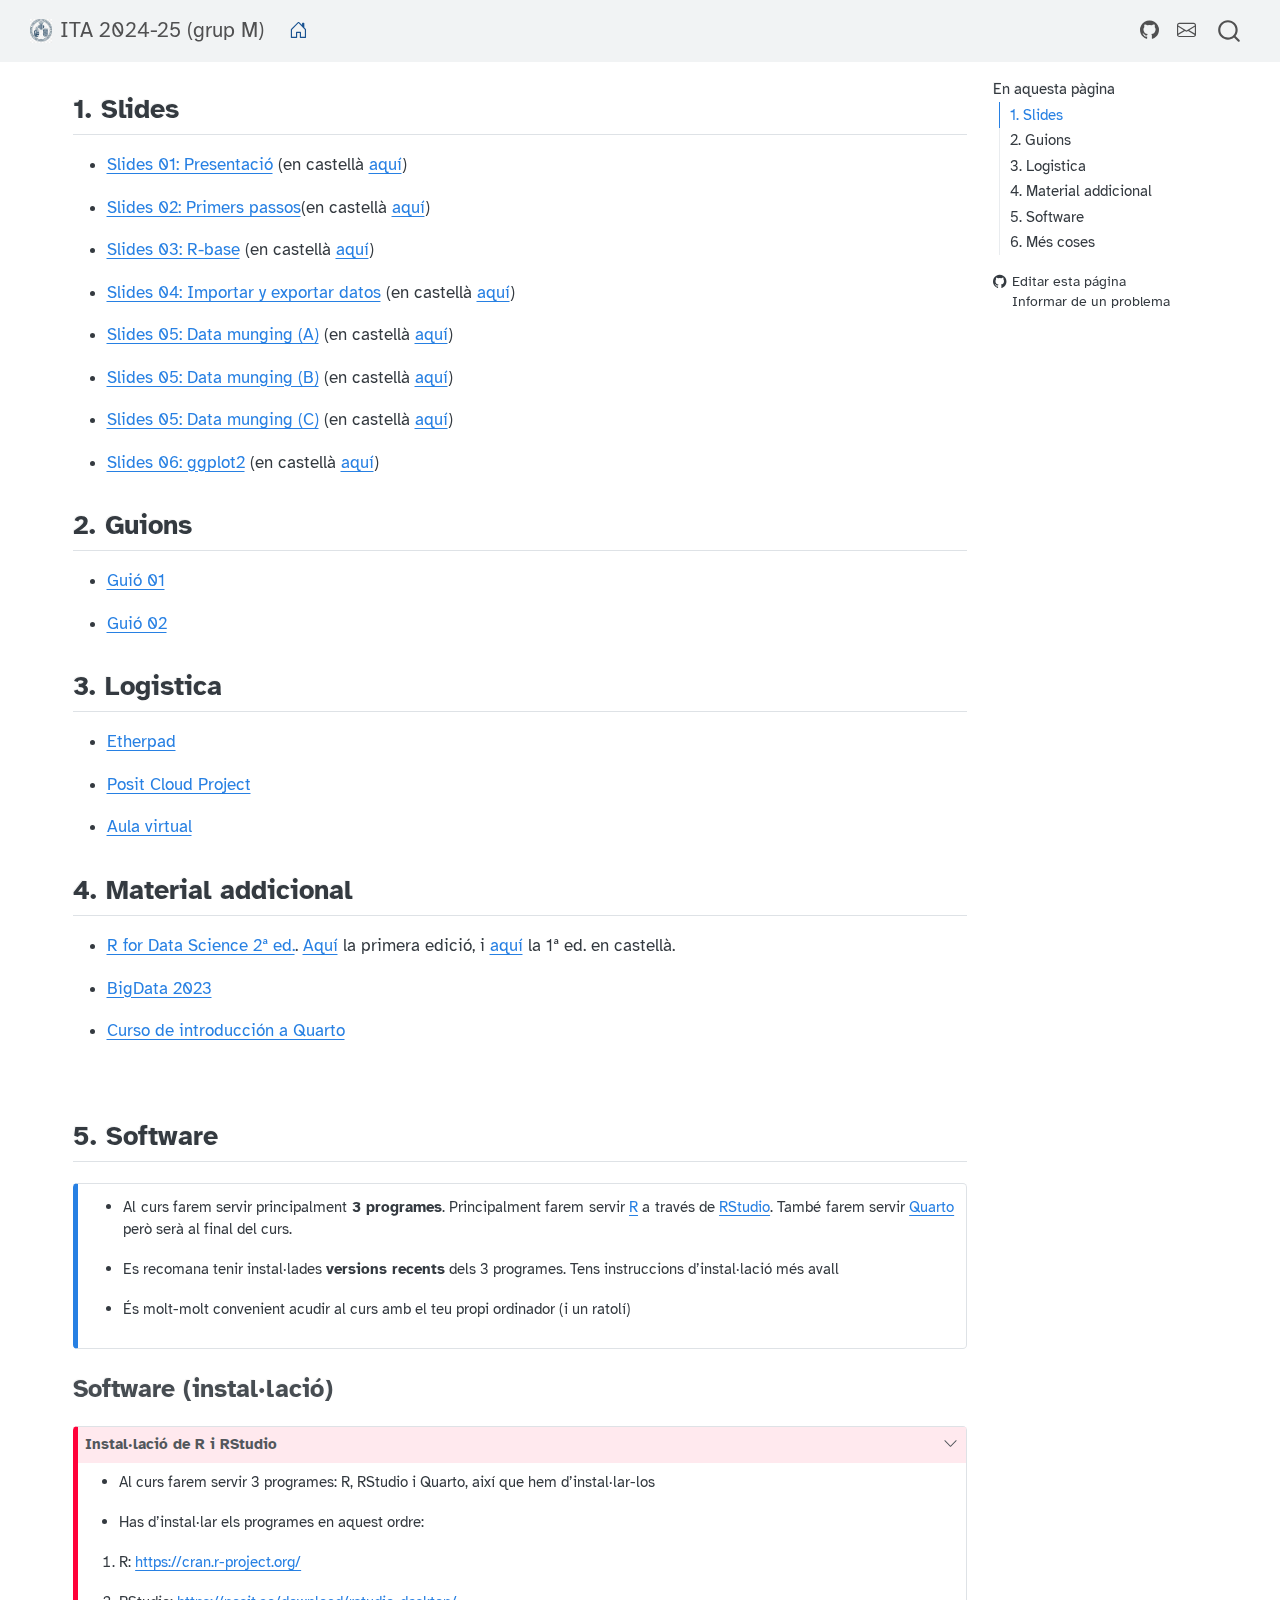
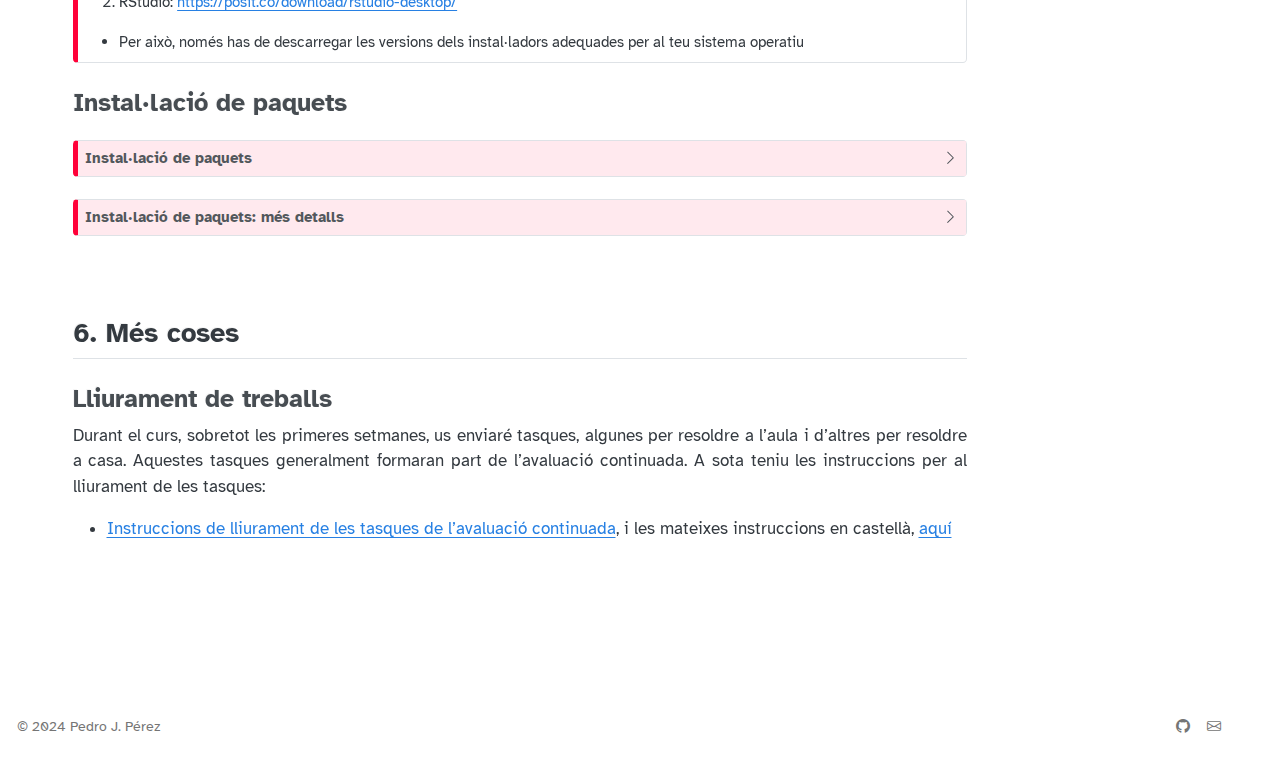
<file: docs/index.html>
<!DOCTYPE html>
<html xmlns="http://www.w3.org/1999/xhtml" lang="en" xml:lang="en"><head>
<meta http-equiv="Content-Type" content="text/html; charset=UTF-8">
<meta charset="utf-8">
<meta name="generator" content="quarto-1.5.57">
<meta name="viewport" content="width=device-width, initial-scale=1.0, user-scalable=yes">
<title>ITA 2024-25 (grup M)</title>
<style>
code{white-space: pre-wrap;}
span.smallcaps{font-variant: small-caps;}
div.columns{display: flex; gap: min(4vw, 1.5em);}
div.column{flex: auto; overflow-x: auto;}
div.hanging-indent{margin-left: 1.5em; text-indent: -1.5em;}
ul.task-list{list-style: none;}
ul.task-list li input[type="checkbox"] {
  width: 0.8em;
  margin: 0 0.8em 0.2em -1em; /* quarto-specific, see https://github.com/quarto-dev/quarto-cli/issues/4556 */ 
  vertical-align: middle;
}
/* CSS for syntax highlighting */
pre > code.sourceCode { white-space: pre; position: relative; }
pre > code.sourceCode > span { line-height: 1.25; }
pre > code.sourceCode > span:empty { height: 1.2em; }
.sourceCode { overflow: visible; }
code.sourceCode > span { color: inherit; text-decoration: inherit; }
div.sourceCode { margin: 1em 0; }
pre.sourceCode { margin: 0; }
@media screen {
div.sourceCode { overflow: auto; }
}
@media print {
pre > code.sourceCode { white-space: pre-wrap; }
pre > code.sourceCode > span { display: inline-block; text-indent: -5em; padding-left: 5em; }
}
pre.numberSource code
  { counter-reset: source-line 0; }
pre.numberSource code > span
  { position: relative; left: -4em; counter-increment: source-line; }
pre.numberSource code > span > a:first-child::before
  { content: counter(source-line);
    position: relative; left: -1em; text-align: right; vertical-align: baseline;
    border: none; display: inline-block;
    -webkit-touch-callout: none; -webkit-user-select: none;
    -khtml-user-select: none; -moz-user-select: none;
    -ms-user-select: none; user-select: none;
    padding: 0 4px; width: 4em;
  }
pre.numberSource { margin-left: 3em;  padding-left: 4px; }
div.sourceCode
  {   }
@media screen {
pre > code.sourceCode > span > a:first-child::before { text-decoration: underline; }
}
</style>

<script src="site_libs/quarto-nav/quarto-nav.js"></script>
<script src="site_libs/clipboard/clipboard.min.js"></script>
<script src="site_libs/quarto-search/autocomplete.umd.js"></script>
<script src="site_libs/quarto-search/fuse.min.js"></script>
<script src="site_libs/quarto-search/quarto-search.js"></script>
<meta name="quarto:offset" content="./">
<link href="./imagenes/uv.jpeg" rel="icon" type="image/jpeg">
<script src="site_libs/quarto-html/quarto.js"></script>
<script src="site_libs/quarto-html/popper.min.js"></script>
<script src="site_libs/quarto-html/tippy.umd.min.js"></script>
<script src="site_libs/quarto-html/anchor.min.js"></script>
<link href="site_libs/quarto-html/tippy.css" rel="stylesheet">
<link href="site_libs/quarto-html/quarto-syntax-highlighting.css" rel="stylesheet" id="quarto-text-highlighting-styles">
<script src="site_libs/bootstrap/bootstrap.min.js"></script>
<link href="site_libs/bootstrap/bootstrap-icons.css" rel="stylesheet">
<link href="site_libs/bootstrap/bootstrap.min.css" rel="stylesheet" id="quarto-bootstrap" data-mode="light"><script id="quarto-search-options" type="application/json">{
  "location": "navbar",
  "copy-button": false,
  "collapse-after": 3,
  "panel-placement": "end",
  "type": "overlay",
  "limit": 50,
  "keyboard-shortcut": [
    "f",
    "/",
    "s"
  ],
  "show-item-context": false,
  "language": {
    "search-no-results-text": "Sin resultados",
    "search-matching-documents-text": "documentos encontrados",
    "search-copy-link-title": "Copiar el enlace en la busqueda",
    "search-hide-matches-text": "Esconder resultados adicionales",
    "search-more-match-text": "hay más resultados en este documento",
    "search-more-matches-text": "más resultados en este documento",
    "search-clear-button-title": "Borrar",
    "search-text-placeholder": "",
    "search-detached-cancel-button-title": "Cancelar",
    "search-submit-button-title": "Enviar",
    "search-label": "Search"
  }
}</script><link rel="stylesheet" href="assets/styles.css">
</head>
<body class="nav-fixed">

<div id="quarto-search-results"></div>
  <header id="quarto-header" class="headroom fixed-top"><nav class="navbar navbar-expand-lg " data-bs-theme="dark"><div class="navbar-container container-fluid">
      <div class="navbar-brand-container mx-auto">
    <a href="./index.html" class="navbar-brand navbar-brand-logo">
    <img src="./imagenes/uv.jpeg" alt="" class="navbar-logo"></a>
    <a class="navbar-brand" href="./index.html">
    <span class="navbar-title">ITA 2024-25 (grup M)</span>
    </a>
  </div>
            <div id="quarto-search" class="" title="Search"></div>
          <button class="navbar-toggler" type="button" data-bs-toggle="collapse" data-bs-target="#navbarCollapse" aria-controls="navbarCollapse" role="menu" aria-expanded="false" aria-label="Toggle navigation" onclick="if (window.quartoToggleHeadroom) { window.quartoToggleHeadroom(); }">
  <span class="navbar-toggler-icon"></span>
</button>
          <div class="collapse navbar-collapse" id="navbarCollapse">
            <ul class="navbar-nav navbar-nav-scroll me-auto">
<li class="nav-item compact">
    <a class="nav-link active" href="./index.html" aria-current="page"> <i class="bi bi-house-door" role="img">
</i> 
<span class="menu-text"></span></a>
  </li>  
</ul>
<ul class="navbar-nav navbar-nav-scroll ms-auto">
<li class="nav-item compact">
    <a class="nav-link" href="https://github.com/perezp44"> <i class="bi bi-github" role="img">
</i> 
<span class="menu-text"></span></a>
  </li>  
  <li class="nav-item compact">
    <a class="nav-link" href="mailto:pedro.j.perez@uv.es"> <i class="bi bi-envelope" role="img">
</i> 
<span class="menu-text"></span></a>
  </li>  
</ul>
</div> <!-- /navcollapse -->
            <div class="quarto-navbar-tools">
</div>
      </div> <!-- /container-fluid -->
    </nav></header><!-- content --><div id="quarto-content" class="quarto-container page-columns page-rows-contents page-layout-full page-navbar">
<!-- sidebar -->
<!-- margin-sidebar -->
    <div id="quarto-margin-sidebar" class="sidebar margin-sidebar">
        <nav id="TOC" role="doc-toc" class="toc-active"><h2 id="toc-title">En aquesta pàgina</h2>
   
  <ul>
<li><a href="#slides" id="toc-slides" class="nav-link active" data-scroll-target="#slides">1. Slides</a></li>
  <li><a href="#guions" id="toc-guions" class="nav-link" data-scroll-target="#guions">2. Guions</a></li>
  <li><a href="#logistica" id="toc-logistica" class="nav-link" data-scroll-target="#logistica">3. Logistica</a></li>
  <li><a href="#material-addicional" id="toc-material-addicional" class="nav-link" data-scroll-target="#material-addicional">4. Material addicional</a></li>
  <li>
<a href="#software" id="toc-software" class="nav-link" data-scroll-target="#software">5. Software</a>
  <ul class="collapse">
<li><a href="#software-installaci%C3%B3" id="toc-software-installació" class="nav-link" data-scroll-target="#software-installaci%C3%B3">Software (instal·lació)</a></li>
  <li><a href="#installaci%C3%B3-de-paquets" id="toc-installació-de-paquets" class="nav-link" data-scroll-target="#installaci%C3%B3-de-paquets">Instal·lació de paquets</a></li>
  </ul>
</li>
  <li>
<a href="#m%C3%A9s-coses" id="toc-més-coses" class="nav-link" data-scroll-target="#m%C3%A9s-coses">6. Més coses</a>
  <ul class="collapse">
<li><a href="#lliurament-de-treballs" id="toc-lliurament-de-treballs" class="nav-link" data-scroll-target="#lliurament-de-treballs">Lliurament de treballs</a></li>
  </ul>
</li>
  </ul><div class="toc-actions"><ul><li><a href="https://github.com/perezp44/ITA-24-25-web/edit/main/index.qmd" target="_blank" class="toc-action"><i class="bi bi-github"></i>Editar esta página</a></li><li><a href="https://github.com/perezp44/ITA-24-25-web/issues/new" target="_blank" class="toc-action"><i class="bi empty"></i>Informar de un problema</a></li></ul></div></nav>
    </div>
<!-- main -->
<main class="content column-page-left" id="quarto-document-content"><section id="slides" class="level2"><h2 class="anchored" data-anchor-id="slides">1. Slides</h2>
<ul>
<li><p><a href="./slides/slides_01_presentacion_val.html" target="_blank">Slides 01: Presentació</a> (en castellà <a href="./slides/slides_01_presentacion.html" target="_blank">aquí</a>)</p></li>
<li><p><a href="./slides/slides_02_primeros-pasos_val.html" target="_blank">Slides 02: Primers passos</a>(en castellà <a href="./slides/slides_02_primeros-pasos.html" target="_blank">aquí</a>)</p></li>
<li><p><a href="./slides/slides_03_R-base-01_val.html" target="_blank">Slides 03: R-base</a> (en castellà <a href="./slides/slides_03_R-base-01.html" target="_blank">aquí</a>)</p></li>
<li><p><a href="./slides/slides_04_cargar-datos_val.html" target="_blank">Slides 04: Importar y exportar datos</a> (en castellà <a href="./slides/slides_04_cargar-datos.html" target="_blank">aquí</a>)</p></li>
<li><p><a href="./slides/slides_05A_data-munging_val.html" target="_blank">Slides 05: Data munging (A)</a> (en castellà <a href="./slides/slides_05A_data-munging.html" target="_blank">aquí</a>)</p></li>
<li><p><a href="./slides/slides_05B_data-munging_val.html" target="_blank">Slides 05: Data munging (B)</a> (en castellà <a href="./slides/slides_05B_data-munging.html" target="_blank">aquí</a>)</p></li>
<li><p><a href="./slides/slides_05C_data-munging_val.html" target="_blank">Slides 05: Data munging (C)</a> (en castellà <a href="./slides/slides_05C_data-munging.html" target="_blank">aquí</a>)</p></li>
<li><p><a href="./slides/slides_06_ggplot2_A_val.html" target="_blank">Slides 06: ggplot2</a> (en castellà <a href="./slides/slides_06_ggplot2_A.html" target="_blank">aquí</a>)</p></li>
</ul></section><section id="guions" class="level2"><h2 class="anchored" data-anchor-id="guions">2. Guions</h2>
<ul>
<li><p><a href="./guiones/guion_01_ITA.zip" target="_blank">Guió 01</a></p></li>
<li><p><a href="./guiones/guion_02_ITA.zip" target="_blank">Guió 02</a></p></li>
</ul></section><section id="logistica" class="level2"><h2 class="anchored" data-anchor-id="logistica">3. Logistica</h2>
<ul>
<li><p><a href="https://etherpad.wikimedia.org/p/curso_intro_DS_UV" target="_blank">Etherpad</a></p></li>
<li><p><a href="https://posit.cloud/content/8706947">Posit Cloud Project</a></p></li>
<li><p><a href="https://aulavirtual.uv.es/course/view.php?id=84280" target="_blank">Aula virtual</a></p></li>
</ul></section><section id="material-addicional" class="level2"><h2 class="anchored" data-anchor-id="material-addicional">4. Material addicional</h2>
<ul>
<li><p><a href="https://r4ds.hadley.nz/">R for Data Science 2ª ed.</a>. <a href="https://r4ds.had.co.nz/" target="_blank">Aquí</a> la primera edició, i <a href="https://es.r4ds.hadley.nz/" target="_blank">aquí</a> la 1ª ed.&nbsp;en castellà.</p></li>
<li><p><a href="https://perezp44.github.io/intro-ds-23-24-web/" target="_blank">BigData 2023</a></p></li>
<li><p><a href="https://perezp44.github.io/intro.to.quarto.2024/" target="_blank">Curso de introducción a Quarto</a></p></li>
</ul>
<p><br></p>
</section><section id="software" class="level2"><h2 class="anchored" data-anchor-id="software">5. Software</h2>
<div class="callout callout-style-simple callout-note no-icon">
<div class="callout-body d-flex">
<div class="callout-icon-container">
<i class="callout-icon no-icon"></i>
</div>
<div class="callout-body-container">
<ul>
<li><p>Al curs farem servir principalment <strong>3 programes</strong>. Principalment farem servir <a href="https://cran.r-project.org/" target="_blank">R</a> a través de <a href="https://www.rstudio.com/products/rstudio/download/#%20download" target="_blank">RStudio</a>. També farem servir <a href="https://quarto.org/">Quarto</a> però serà al final del curs.</p></li>
<li><p>Es recomana tenir instal·lades <strong>versions recents</strong> dels 3 programes. Tens instruccions d’instal·lació més avall</p></li>
<li><p>És molt-molt convenient acudir al curs amb el teu propi ordinador (i un ratolí)</p></li>
</ul>
</div>
</div>
</div>
<section id="software-installació" class="level3"><h3 class="anchored" data-anchor-id="software-installació">Software (instal·lació)</h3>
<div class="callout callout-style-default callout-important no-icon callout-titled">
<div class="callout-header d-flex align-content-center" data-bs-toggle="collapse" data-bs-target=".callout-1-contents" aria-controls="callout-1" aria-expanded="true" aria-label="Toggle callout">
<div class="callout-icon-container">
<i class="callout-icon no-icon"></i>
</div>
<div class="callout-title-container flex-fill">
Instal·lació de R i RStudio
</div>
<div class="callout-btn-toggle d-inline-block border-0 py-1 ps-1 pe-0 float-end"><i class="callout-toggle"></i></div>
</div>
<div id="callout-1" class="callout-1-contents callout-collapse collapse show">
<div class="callout-body-container callout-body">
<ul>
<li><p>Al curs farem servir 3 programes: R, RStudio i Quarto, així que hem d’instal·lar-los</p></li>
<li><p>Has d’instal·lar els programes en aquest ordre:</p></li>
</ul>
<ol type="1">
<li><p>R: <a href="https://cran.r-project.org/" target="_blank">https://cran.r-project.org/</a></p></li>
<li><p>RStudio: <a href="https://posit.co/download/rstudio-desktop/" target="_blank">https://posit.co/download/rstudio-desktop/</a></p></li>
</ol>
<ul>
<li>Per això, només has de descarregar les versions dels instal·ladors adequades per al teu sistema operatiu</li>
</ul>
</div>
</div>
</div>
</section><section id="installació-de-paquets" class="level3"><h3 class="anchored" data-anchor-id="installació-de-paquets">Instal·lació de paquets</h3>
<div class="callout callout-style-default callout-important no-icon callout-titled">
<div class="callout-header d-flex align-content-center" data-bs-toggle="collapse" data-bs-target=".callout-2-contents" aria-controls="callout-2" aria-expanded="false" aria-label="Toggle callout">
<div class="callout-icon-container">
<i class="callout-icon no-icon"></i>
</div>
<div class="callout-title-container flex-fill">
Instal·lació de paquets
</div>
<div class="callout-btn-toggle d-inline-block border-0 py-1 ps-1 pe-0 float-end"><i class="callout-toggle"></i></div>
</div>
<div id="callout-2" class="callout-2-contents callout-collapse collapse">
<div class="callout-body-container callout-body">
<ul>
<li><p>Al curs també farem servir alguns paquets de R, així que haurem d’instal·lar-los… però <strong>us ho explicaré a classe</strong></p></li>
<li><p>Els paquets s’han d’instal·lar un cop hagis instal·lat R i RStudio</p></li>
</ul>
</div>
</div>
</div>
<div class="callout callout-style-default callout-important no-icon callout-titled">
<div class="callout-header d-flex align-content-center" data-bs-toggle="collapse" data-bs-target=".callout-3-contents" aria-controls="callout-3" aria-expanded="false" aria-label="Toggle callout">
<div class="callout-icon-container">
<i class="callout-icon no-icon"></i>
</div>
<div class="callout-title-container flex-fill">
Instal·lació de paquets: més detalls
</div>
<div class="callout-btn-toggle d-inline-block border-0 py-1 ps-1 pe-0 float-end"><i class="callout-toggle"></i></div>
</div>
<div id="callout-3" class="callout-3-contents callout-collapse collapse">
<div class="callout-body-container callout-body">
<ul>
<li><p>Recorda que Els paquets no són necessaris per al primer dia del curs, així que us ajudaré a instal·lar-los a classe</p></li>
<li>
<p>Alguns paquets s’han de compilar de manera que cal tenir les eines necessàries, així que:</p>
<p>-Si utilitzes Windows instal·larem <strong>Rtools</strong>. <a href="https://cran.r-project.org/bin/windows/Rtools/">Aquí</a> pots descarregar-te l’instal·lador adequat</p>
<ul>
<li><p>Si teniu un Mac, haureu d’instal·lar el <strong>Xcode Command Line Tools</strong>. El més normal és que ho tinguis ja instal·lat, si no fos el cas, <a href="https://www.makeuseof.com/install-xcode-command-line-tools/">aquí</a> t’expliquen com fer-ho. A més, com ens expliquen <a href="https://psyteachr.github.io/msc-data-skills/installingr.html">aquí</a>, si tens un Mac, és convenient instal·lar <strong>XQuartz</strong>, per això només has de buscar l’instal·lador a <a href="https://www.xquartz.org/" class="uri">https://www.xquartz.org/</a></p></li>
<li><p>Finalment, per instal·lar alguns dels paquets que farem servir durant el curs haurem de <strong>executar les següents instruccions</strong>:</p></li>
</ul>
</li>
</ul>
<div class="cell">
<details class="code-fold"><summary>Codi per instal·lar els paquets</summary><div class="sourceCode" id="cb1"><pre class="downlit sourceCode r code-with-copy"><code class="sourceCode R"><span><span class="co">#- instalación de paquetes ---------------------------------</span></span>
<span></span>
<span><span class="fu"><a href="https://rdrr.io/r/utils/install.packages.html">install.packages</a></span><span class="op">(</span><span class="st">"meme"</span><span class="op">)</span></span>
<span></span>
<span><span class="fu"><a href="https://rdrr.io/r/utils/install.packages.html">install.packages</a></span><span class="op">(</span><span class="st">"devtools"</span><span class="op">)</span></span>
<span></span>
<span><span class="fu">devtools</span><span class="fu">::</span><span class="fu"><a href="https://remotes.r-lib.org/reference/install_github.html">install_github</a></span><span class="op">(</span><span class="st">"sctyner/memer"</span><span class="op">)</span></span>
<span></span>
<span><span class="fu"><a href="https://rdrr.io/r/utils/install.packages.html">install.packages</a></span><span class="op">(</span><span class="st">"pak"</span><span class="op">)</span></span>
<span></span>
<span></span>
<span><span class="co">#-------------------------------------------------------------</span></span>
<span></span>
<span><span class="va">mys_pkgs</span> <span class="op">&lt;-</span> <span class="fu"><a href="https://rdrr.io/r/base/c.html">c</a></span><span class="op">(</span><span class="st">"tidyverse"</span>, <span class="st">"curl"</span>, <span class="st">"eurostat"</span>, <span class="st">"here"</span>, <span class="st">"palmerpenguins"</span>, <span class="st">"quantmod"</span>, <span class="st">"rio"</span>, <span class="st">"gt"</span>, <span class="st">"DT"</span>, <span class="st">"gapminder"</span>, <span class="st">"markdown"</span><span class="op">)</span></span>
<span><span class="fu">pak</span><span class="fu">::</span><span class="fu"><a href="https://pak.r-lib.org/reference/pkg_install.html">pkg_install</a></span><span class="op">(</span><span class="va">mys_pkgs</span><span class="op">)</span>   </span>
<span></span>
<span><span class="va">mys_pkgs</span> <span class="op">&lt;-</span> <span class="fu"><a href="https://rdrr.io/r/base/c.html">c</a></span><span class="op">(</span><span class="st">"usethis"</span>, <span class="st">"janitor"</span>, <span class="st">"ggthemes"</span>, <span class="st">"gganimate"</span>, <span class="st">"perezp44/pjpv.curso.R.2022"</span>, <span class="st">"sjPlot"</span><span class="op">)</span></span>
<span><span class="fu">pak</span><span class="fu">::</span><span class="fu"><a href="https://pak.r-lib.org/reference/pkg_install.html">pkg_install</a></span><span class="op">(</span><span class="va">mys_pkgs</span><span class="op">)</span>   </span>
<span></span>
<span><span class="va">mys_pkgs</span> <span class="op">&lt;-</span> <span class="fu"><a href="https://rdrr.io/r/base/c.html">c</a></span><span class="op">(</span><span class="st">"sf"</span>, <span class="st">"rcartocolor"</span>, <span class="st">"rmapshaper"</span>, <span class="st">"gtExtras"</span>, <span class="st">"patchwork"</span>, <span class="st">"magick"</span><span class="op">)</span></span>
<span><span class="fu">pak</span><span class="fu">::</span><span class="fu"><a href="https://pak.r-lib.org/reference/pkg_install.html">pkg_install</a></span><span class="op">(</span><span class="va">mys_pkgs</span><span class="op">)</span>   </span>
<span></span>
<span><span class="va">mys_pkgs</span> <span class="op">&lt;-</span> <span class="fu"><a href="https://rdrr.io/r/base/c.html">c</a></span><span class="op">(</span><span class="st">"kableExtra"</span>, <span class="st">"modelsummary"</span>, <span class="st">"rpivotTable"</span>, <span class="st">"widyr"</span>, <span class="st">"irlba"</span>, <span class="st">"tmap"</span><span class="op">)</span></span>
<span><span class="fu">pak</span><span class="fu">::</span><span class="fu"><a href="https://pak.r-lib.org/reference/pkg_install.html">pkg_install</a></span><span class="op">(</span><span class="va">mys_pkgs</span><span class="op">)</span></span>
<span></span>
<span><span class="va">mys_pkgs</span> <span class="op">&lt;-</span> <span class="fu"><a href="https://rdrr.io/r/base/c.html">c</a></span><span class="op">(</span><span class="st">"GGally"</span>, <span class="st">"ggtext"</span>, <span class="st">"Financial-Times/ftplottools"</span>, <span class="st">"maps"</span><span class="op">)</span></span>
<span><span class="fu">pak</span><span class="fu">::</span><span class="fu"><a href="https://pak.r-lib.org/reference/pkg_install.html">pkg_install</a></span><span class="op">(</span><span class="va">mys_pkgs</span><span class="op">)</span>  </span>
<span></span>
<span><span class="va">mys_pkgs</span> <span class="op">&lt;-</span> <span class="fu"><a href="https://rdrr.io/r/base/c.html">c</a></span><span class="op">(</span><span class="st">"summarytools"</span>, <span class="st">"glin/reactable"</span>, <span class="st">"agstn/dataxray"</span>, <span class="st">"naniar"</span><span class="op">)</span></span>
<span><span class="fu">pak</span><span class="fu">::</span><span class="fu"><a href="https://pak.r-lib.org/reference/pkg_install.html">pkg_install</a></span><span class="op">(</span><span class="va">mys_pkgs</span><span class="op">)</span>  </span>
<span></span>
<span><span class="va">mys_pkgs</span> <span class="op">&lt;-</span> <span class="fu"><a href="https://rdrr.io/r/base/c.html">c</a></span><span class="op">(</span><span class="st">"DataExplorer"</span>, <span class="st">"corrr"</span>, <span class="st">"inspectdf"</span>, <span class="st">"explore"</span>, <span class="st">"stargazer"</span>, <span class="st">"apaTables"</span><span class="op">)</span></span>
<span><span class="fu">pak</span><span class="fu">::</span><span class="fu"><a href="https://pak.r-lib.org/reference/pkg_install.html">pkg_install</a></span><span class="op">(</span><span class="va">mys_pkgs</span><span class="op">)</span>   </span>
<span></span>
<span><span class="va">mys_pkgs</span> <span class="op">&lt;-</span> <span class="fu"><a href="https://rdrr.io/r/base/c.html">c</a></span><span class="op">(</span><span class="st">"easystats"</span>, <span class="st">"plotly"</span><span class="op">)</span></span>
<span><span class="fu">pak</span><span class="fu">::</span><span class="fu"><a href="https://pak.r-lib.org/reference/pkg_install.html">pkg_install</a></span><span class="op">(</span><span class="va">mys_pkgs</span><span class="op">)</span></span>
<span></span>
<span><span class="co">#- finalmente, si te instalas todos los paquetes, se instalarán 284 pkg's aprox. (q ocupan 842 MB aprox.)</span></span>
<span><span class="va">pkgs</span> <span class="op">&lt;-</span> <span class="fu">pak</span><span class="fu">::</span><span class="fu"><a href="https://pak.r-lib.org/reference/lib_status.html">pkg_list</a></span><span class="op">(</span><span class="op">)</span></span>
<span></span>
<span><span class="co">#- normalmente tendrás 2 librerías</span></span>
<span><span class="fu"><a href="https://rdrr.io/r/base/libPaths.html">.libPaths</a></span><span class="op">(</span><span class="op">)</span></span>
<span><span class="co">#- en la primera tienes los pkgs de "R-base": "C:/Program Files/R/R-4.3.0/library"   </span></span>
<span><span class="co">#- en la segunda tienes los paquetes q se instala un usuario:  "C:/Users/Usuario/AppData/Local/R/win-library/4.3" </span></span>
<span></span>
<span></span>
<span><span class="co">#- más cosas ---------------------------------------</span></span>
<span><span class="co"># usethis::edit_rstudio_prefs()</span></span>
<span><span class="co"># usethis::use_blank_slate() </span></span>
<span></span>
<span><span class="co"># quarto install tool tinytext</span></span>
<span><span class="co"># quarto install tinytex --update-path</span></span>
<span><span class="co"># quarto install tool chromium</span></span></code><button title="Copiar al portapapeles" class="code-copy-button"><i class="bi"></i></button></pre></div>
</details>
</div>
</div>
</div>
</div>
<p><br></p>
</section></section><section id="més-coses" class="level2"><h2 class="anchored" data-anchor-id="més-coses">6. Més coses</h2>
<section id="lliurament-de-treballs" class="level3"><h3 class="anchored" data-anchor-id="lliurament-de-treballs">Lliurament de treballs</h3>
<p>Durant el curs, sobretot les primeres setmanes, us enviaré tasques, algunes per resoldre a l’aula i d’altres per resoldre a casa. Aquestes tasques generalment formaran part de l’avaluació continuada. A sota teniu les instruccions per al lliurament de les tasques:</p>
<ul>
<li>
<a href="./mas-cosas/04_como-entregar-las-tareas-uploader_val.html" target="_blank">Instruccions de lliurament de les tasques de l’avaluació continuada</a>, i les mateixes instruccions en castellà, <a href="./mas-cosas/04_como-entregar-las-tareas-uploader.html" target="_blank">aquí</a>
</li>
</ul>
<p><br><br></p>


</section></section></main><!-- /main --><script id="quarto-html-after-body" type="application/javascript">
window.document.addEventListener("DOMContentLoaded", function (event) {
  const toggleBodyColorMode = (bsSheetEl) => {
    const mode = bsSheetEl.getAttribute("data-mode");
    const bodyEl = window.document.querySelector("body");
    if (mode === "dark") {
      bodyEl.classList.add("quarto-dark");
      bodyEl.classList.remove("quarto-light");
    } else {
      bodyEl.classList.add("quarto-light");
      bodyEl.classList.remove("quarto-dark");
    }
  }
  const toggleBodyColorPrimary = () => {
    const bsSheetEl = window.document.querySelector("link#quarto-bootstrap");
    if (bsSheetEl) {
      toggleBodyColorMode(bsSheetEl);
    }
  }
  toggleBodyColorPrimary();  
  const icon = "";
  const anchorJS = new window.AnchorJS();
  anchorJS.options = {
    placement: 'right',
    icon: icon
  };
  anchorJS.add('.anchored');
  const isCodeAnnotation = (el) => {
    for (const clz of el.classList) {
      if (clz.startsWith('code-annotation-')) {                     
        return true;
      }
    }
    return false;
  }
  const onCopySuccess = function(e) {
    // button target
    const button = e.trigger;
    // don't keep focus
    button.blur();
    // flash "checked"
    button.classList.add('code-copy-button-checked');
    var currentTitle = button.getAttribute("title");
    button.setAttribute("title", "Copiada");
    let tooltip;
    if (window.bootstrap) {
      button.setAttribute("data-bs-toggle", "tooltip");
      button.setAttribute("data-bs-placement", "left");
      button.setAttribute("data-bs-title", "Copiada");
      tooltip = new bootstrap.Tooltip(button, 
        { trigger: "manual", 
          customClass: "code-copy-button-tooltip",
          offset: [0, -8]});
      tooltip.show();    
    }
    setTimeout(function() {
      if (tooltip) {
        tooltip.hide();
        button.removeAttribute("data-bs-title");
        button.removeAttribute("data-bs-toggle");
        button.removeAttribute("data-bs-placement");
      }
      button.setAttribute("title", currentTitle);
      button.classList.remove('code-copy-button-checked');
    }, 1000);
    // clear code selection
    e.clearSelection();
  }
  const getTextToCopy = function(trigger) {
      const codeEl = trigger.previousElementSibling.cloneNode(true);
      for (const childEl of codeEl.children) {
        if (isCodeAnnotation(childEl)) {
          childEl.remove();
        }
      }
      return codeEl.innerText;
  }
  const clipboard = new window.ClipboardJS('.code-copy-button:not([data-in-quarto-modal])', {
    text: getTextToCopy
  });
  clipboard.on('success', onCopySuccess);
  if (window.document.getElementById('quarto-embedded-source-code-modal')) {
    // For code content inside modals, clipBoardJS needs to be initialized with a container option
    // TODO: Check when it could be a function (https://github.com/zenorocha/clipboard.js/issues/860)
    const clipboardModal = new window.ClipboardJS('.code-copy-button[data-in-quarto-modal]', {
      text: getTextToCopy,
      container: window.document.getElementById('quarto-embedded-source-code-modal')
    });
    clipboardModal.on('success', onCopySuccess);
  }
    var localhostRegex = new RegExp(/^(?:http|https):\/\/localhost\:?[0-9]*\//);
    var mailtoRegex = new RegExp(/^mailto:/);
      var filterRegex = new RegExp("https:\/\/perezp44\.github\.io\/ITA-24-25-web\/");
    var isInternal = (href) => {
        return filterRegex.test(href) || localhostRegex.test(href) || mailtoRegex.test(href);
    }
    // Inspect non-navigation links and adorn them if external
 	var links = window.document.querySelectorAll('a[href]:not(.nav-link):not(.navbar-brand):not(.toc-action):not(.sidebar-link):not(.sidebar-item-toggle):not(.pagination-link):not(.no-external):not([aria-hidden]):not(.dropdown-item):not(.quarto-navigation-tool):not(.about-link)');
    for (var i=0; i<links.length; i++) {
      const link = links[i];
      if (!isInternal(link.href)) {
        // undo the damage that might have been done by quarto-nav.js in the case of
        // links that we want to consider external
        if (link.dataset.originalHref !== undefined) {
          link.href = link.dataset.originalHref;
        }
          // target, if specified
          link.setAttribute("target", "_blank");
          if (link.getAttribute("rel") === null) {
            link.setAttribute("rel", "noopener");
          }
      }
    }
  function tippyHover(el, contentFn, onTriggerFn, onUntriggerFn) {
    const config = {
      allowHTML: true,
      maxWidth: 500,
      delay: 100,
      arrow: false,
      appendTo: function(el) {
          return el.parentElement;
      },
      interactive: true,
      interactiveBorder: 10,
      theme: 'quarto',
      placement: 'bottom-start',
    };
    if (contentFn) {
      config.content = contentFn;
    }
    if (onTriggerFn) {
      config.onTrigger = onTriggerFn;
    }
    if (onUntriggerFn) {
      config.onUntrigger = onUntriggerFn;
    }
    window.tippy(el, config); 
  }
  const noterefs = window.document.querySelectorAll('a[role="doc-noteref"]');
  for (var i=0; i<noterefs.length; i++) {
    const ref = noterefs[i];
    tippyHover(ref, function() {
      // use id or data attribute instead here
      let href = ref.getAttribute('data-footnote-href') || ref.getAttribute('href');
      try { href = new URL(href).hash; } catch {}
      const id = href.replace(/^#\/?/, "");
      const note = window.document.getElementById(id);
      if (note) {
        return note.innerHTML;
      } else {
        return "";
      }
    });
  }
  const xrefs = window.document.querySelectorAll('a.quarto-xref');
  const processXRef = (id, note) => {
    // Strip column container classes
    const stripColumnClz = (el) => {
      el.classList.remove("page-full", "page-columns");
      if (el.children) {
        for (const child of el.children) {
          stripColumnClz(child);
        }
      }
    }
    stripColumnClz(note)
    if (id === null || id.startsWith('sec-')) {
      // Special case sections, only their first couple elements
      const container = document.createElement("div");
      if (note.children && note.children.length > 2) {
        container.appendChild(note.children[0].cloneNode(true));
        for (let i = 1; i < note.children.length; i++) {
          const child = note.children[i];
          if (child.tagName === "P" && child.innerText === "") {
            continue;
          } else {
            container.appendChild(child.cloneNode(true));
            break;
          }
        }
        if (window.Quarto?.typesetMath) {
          window.Quarto.typesetMath(container);
        }
        return container.innerHTML
      } else {
        if (window.Quarto?.typesetMath) {
          window.Quarto.typesetMath(note);
        }
        return note.innerHTML;
      }
    } else {
      // Remove any anchor links if they are present
      const anchorLink = note.querySelector('a.anchorjs-link');
      if (anchorLink) {
        anchorLink.remove();
      }
      if (window.Quarto?.typesetMath) {
        window.Quarto.typesetMath(note);
      }
      // TODO in 1.5, we should make sure this works without a callout special case
      if (note.classList.contains("callout")) {
        return note.outerHTML;
      } else {
        return note.innerHTML;
      }
    }
  }
  for (var i=0; i<xrefs.length; i++) {
    const xref = xrefs[i];
    tippyHover(xref, undefined, function(instance) {
      instance.disable();
      let url = xref.getAttribute('href');
      let hash = undefined; 
      if (url.startsWith('#')) {
        hash = url;
      } else {
        try { hash = new URL(url).hash; } catch {}
      }
      if (hash) {
        const id = hash.replace(/^#\/?/, "");
        const note = window.document.getElementById(id);
        if (note !== null) {
          try {
            const html = processXRef(id, note.cloneNode(true));
            instance.setContent(html);
          } finally {
            instance.enable();
            instance.show();
          }
        } else {
          // See if we can fetch this
          fetch(url.split('#')[0])
          .then(res => res.text())
          .then(html => {
            const parser = new DOMParser();
            const htmlDoc = parser.parseFromString(html, "text/html");
            const note = htmlDoc.getElementById(id);
            if (note !== null) {
              const html = processXRef(id, note);
              instance.setContent(html);
            } 
          }).finally(() => {
            instance.enable();
            instance.show();
          });
        }
      } else {
        // See if we can fetch a full url (with no hash to target)
        // This is a special case and we should probably do some content thinning / targeting
        fetch(url)
        .then(res => res.text())
        .then(html => {
          const parser = new DOMParser();
          const htmlDoc = parser.parseFromString(html, "text/html");
          const note = htmlDoc.querySelector('main.content');
          if (note !== null) {
            // This should only happen for chapter cross references
            // (since there is no id in the URL)
            // remove the first header
            if (note.children.length > 0 && note.children[0].tagName === "HEADER") {
              note.children[0].remove();
            }
            const html = processXRef(null, note);
            instance.setContent(html);
          } 
        }).finally(() => {
          instance.enable();
          instance.show();
        });
      }
    }, function(instance) {
    });
  }
      let selectedAnnoteEl;
      const selectorForAnnotation = ( cell, annotation) => {
        let cellAttr = 'data-code-cell="' + cell + '"';
        let lineAttr = 'data-code-annotation="' +  annotation + '"';
        const selector = 'span[' + cellAttr + '][' + lineAttr + ']';
        return selector;
      }
      const selectCodeLines = (annoteEl) => {
        const doc = window.document;
        const targetCell = annoteEl.getAttribute("data-target-cell");
        const targetAnnotation = annoteEl.getAttribute("data-target-annotation");
        const annoteSpan = window.document.querySelector(selectorForAnnotation(targetCell, targetAnnotation));
        const lines = annoteSpan.getAttribute("data-code-lines").split(",");
        const lineIds = lines.map((line) => {
          return targetCell + "-" + line;
        })
        let top = null;
        let height = null;
        let parent = null;
        if (lineIds.length > 0) {
            //compute the position of the single el (top and bottom and make a div)
            const el = window.document.getElementById(lineIds[0]);
            top = el.offsetTop;
            height = el.offsetHeight;
            parent = el.parentElement.parentElement;
          if (lineIds.length > 1) {
            const lastEl = window.document.getElementById(lineIds[lineIds.length - 1]);
            const bottom = lastEl.offsetTop + lastEl.offsetHeight;
            height = bottom - top;
          }
          if (top !== null && height !== null && parent !== null) {
            // cook up a div (if necessary) and position it 
            let div = window.document.getElementById("code-annotation-line-highlight");
            if (div === null) {
              div = window.document.createElement("div");
              div.setAttribute("id", "code-annotation-line-highlight");
              div.style.position = 'absolute';
              parent.appendChild(div);
            }
            div.style.top = top - 2 + "px";
            div.style.height = height + 4 + "px";
            div.style.left = 0;
            let gutterDiv = window.document.getElementById("code-annotation-line-highlight-gutter");
            if (gutterDiv === null) {
              gutterDiv = window.document.createElement("div");
              gutterDiv.setAttribute("id", "code-annotation-line-highlight-gutter");
              gutterDiv.style.position = 'absolute';
              const codeCell = window.document.getElementById(targetCell);
              const gutter = codeCell.querySelector('.code-annotation-gutter');
              gutter.appendChild(gutterDiv);
            }
            gutterDiv.style.top = top - 2 + "px";
            gutterDiv.style.height = height + 4 + "px";
          }
          selectedAnnoteEl = annoteEl;
        }
      };
      const unselectCodeLines = () => {
        const elementsIds = ["code-annotation-line-highlight", "code-annotation-line-highlight-gutter"];
        elementsIds.forEach((elId) => {
          const div = window.document.getElementById(elId);
          if (div) {
            div.remove();
          }
        });
        selectedAnnoteEl = undefined;
      };
        // Handle positioning of the toggle
    window.addEventListener(
      "resize",
      throttle(() => {
        elRect = undefined;
        if (selectedAnnoteEl) {
          selectCodeLines(selectedAnnoteEl);
        }
      }, 10)
    );
    function throttle(fn, ms) {
    let throttle = false;
    let timer;
      return (...args) => {
        if(!throttle) { // first call gets through
            fn.apply(this, args);
            throttle = true;
        } else { // all the others get throttled
            if(timer) clearTimeout(timer); // cancel #2
            timer = setTimeout(() => {
              fn.apply(this, args);
              timer = throttle = false;
            }, ms);
        }
      };
    }
      // Attach click handler to the DT
      const annoteDls = window.document.querySelectorAll('dt[data-target-cell]');
      for (const annoteDlNode of annoteDls) {
        annoteDlNode.addEventListener('click', (event) => {
          const clickedEl = event.target;
          if (clickedEl !== selectedAnnoteEl) {
            unselectCodeLines();
            const activeEl = window.document.querySelector('dt[data-target-cell].code-annotation-active');
            if (activeEl) {
              activeEl.classList.remove('code-annotation-active');
            }
            selectCodeLines(clickedEl);
            clickedEl.classList.add('code-annotation-active');
          } else {
            // Unselect the line
            unselectCodeLines();
            clickedEl.classList.remove('code-annotation-active');
          }
        });
      }
  const findCites = (el) => {
    const parentEl = el.parentElement;
    if (parentEl) {
      const cites = parentEl.dataset.cites;
      if (cites) {
        return {
          el,
          cites: cites.split(' ')
        };
      } else {
        return findCites(el.parentElement)
      }
    } else {
      return undefined;
    }
  };
  var bibliorefs = window.document.querySelectorAll('a[role="doc-biblioref"]');
  for (var i=0; i<bibliorefs.length; i++) {
    const ref = bibliorefs[i];
    const citeInfo = findCites(ref);
    if (citeInfo) {
      tippyHover(citeInfo.el, function() {
        var popup = window.document.createElement('div');
        citeInfo.cites.forEach(function(cite) {
          var citeDiv = window.document.createElement('div');
          citeDiv.classList.add('hanging-indent');
          citeDiv.classList.add('csl-entry');
          var biblioDiv = window.document.getElementById('ref-' + cite);
          if (biblioDiv) {
            citeDiv.innerHTML = biblioDiv.innerHTML;
          }
          popup.appendChild(citeDiv);
        });
        return popup.innerHTML;
      });
    }
  }
});
</script>
</div> <!-- /content -->
<footer class="footer"><div class="nav-footer">
    <div class="nav-footer-left">
<p>© 2024 Pedro J. Pérez</p>
</div>   
    <div class="nav-footer-center">
      &nbsp;
    <div class="toc-actions d-sm-block d-md-none"><ul><li><a href="https://github.com/perezp44/ITA-24-25-web/edit/main/index.qmd" target="_blank" class="toc-action"><i class="bi bi-github"></i>Editar esta página</a></li><li><a href="https://github.com/perezp44/ITA-24-25-web/issues/new" target="_blank" class="toc-action"><i class="bi empty"></i>Informar de un problema</a></li></ul></div></div>
    <div class="nav-footer-right">
      <ul class="footer-items list-unstyled">
<li class="nav-item compact">
    <a class="nav-link" href="https://github.com/perezp44">
      <i class="bi bi-github" role="img">
</i> 
    </a>
  </li>  
    <li class="nav-item compact">
    <a class="nav-link" href="mailto:pedro.j.perez@uv.es">
      <i class="bi bi-envelope" role="img">
</i> 
    </a>
  </li>  
    <li class="nav-item">
    <a class="nav-link" href="https://scholar.google.de/citations?user=MFlgHdcAAAAJ&amp;hl=en">
<p><i class="ai ai-google-scholar" role="img"></i></p>
</a>
  </li>  
    <li class="nav-item">
    <a class="nav-link" href="https://orcid.org/0000-0001-9375-6330">
<p><i class="ai ai-orcid" role="img"></i></p>
</a>
  </li>  
</ul>
</div>
  </div>
</footer>


</body></html>
</file>
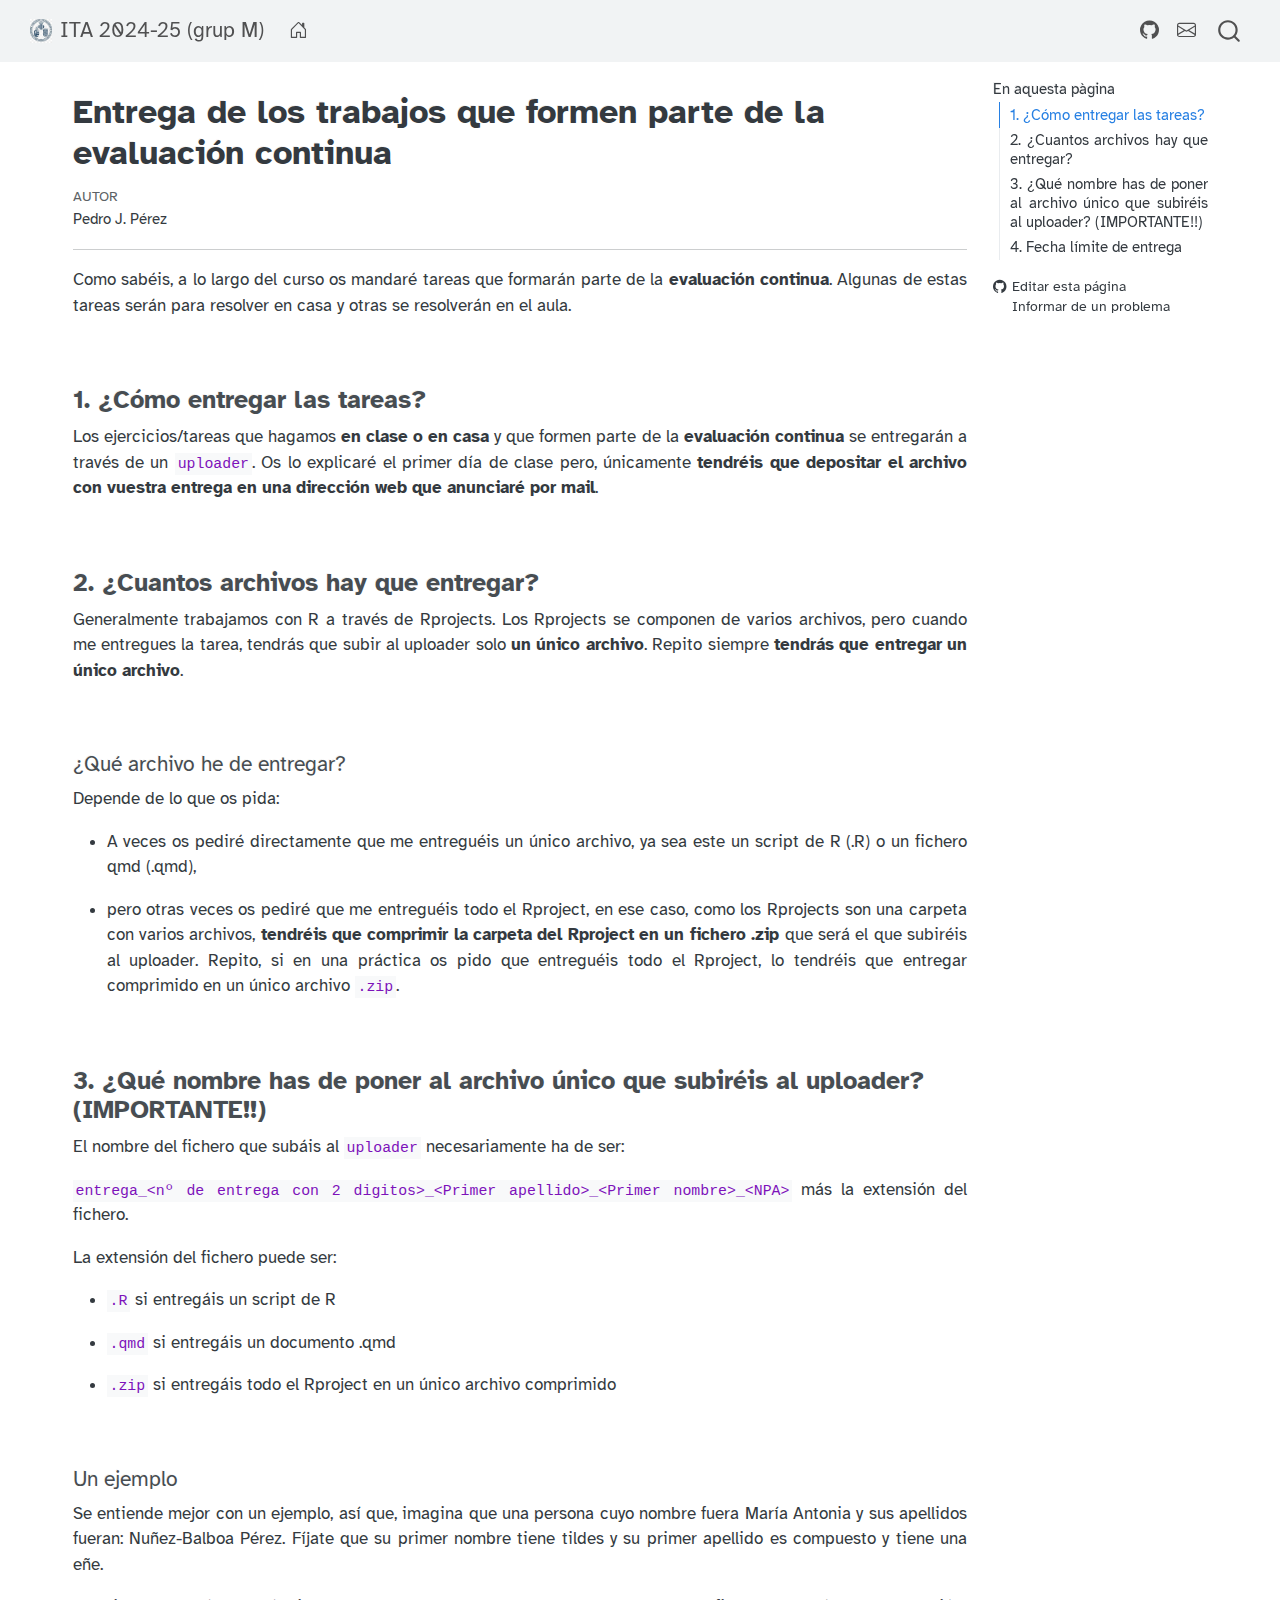
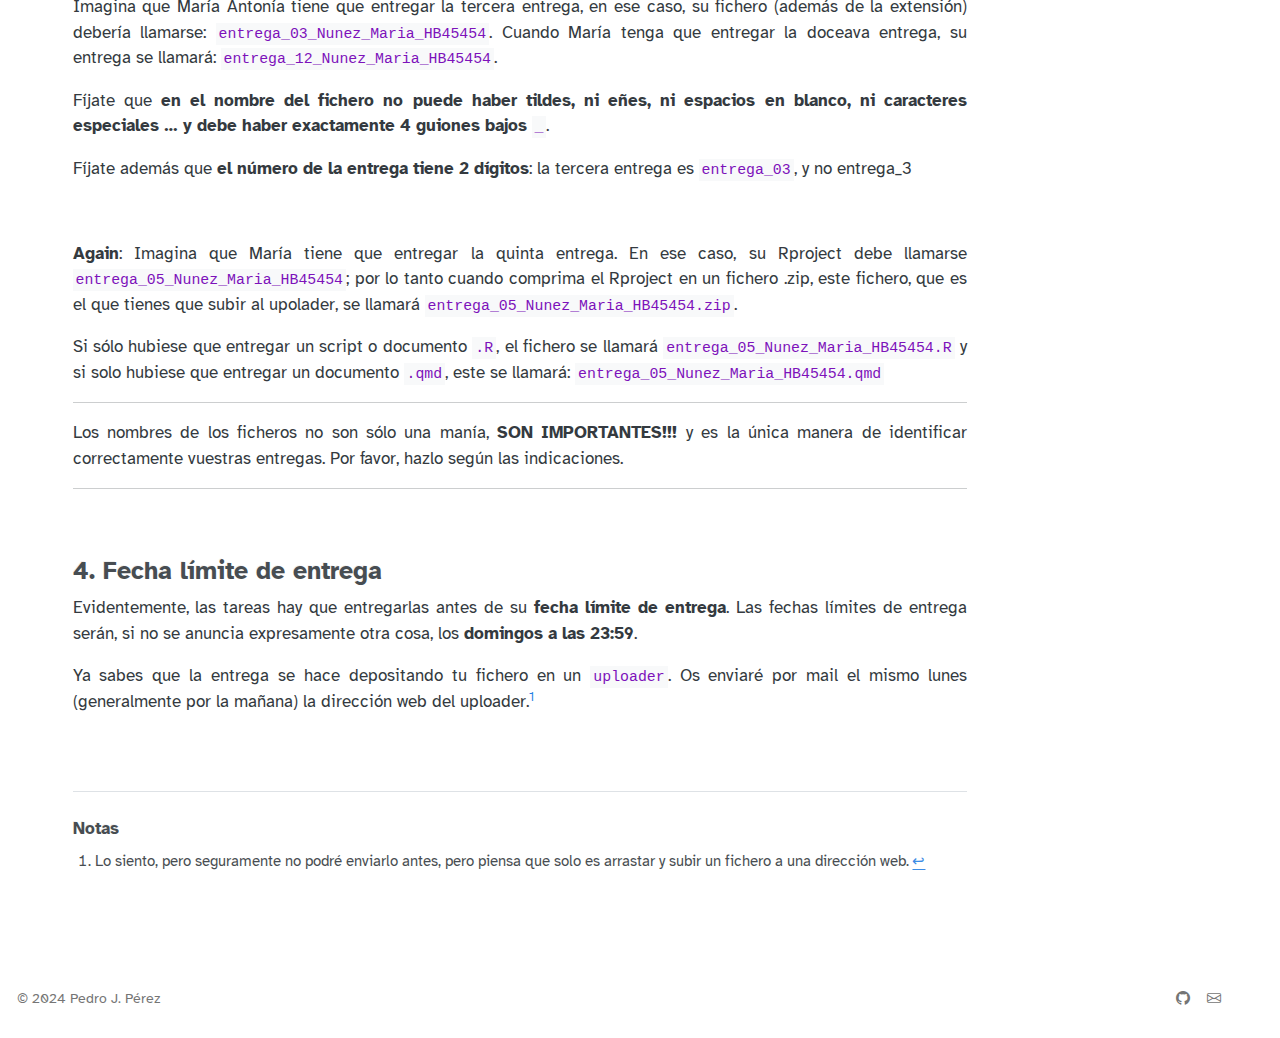
<file: docs/mas-cosas/04_como-entregar-las-tareas-uploader.html>
<!DOCTYPE html>
<html xmlns="http://www.w3.org/1999/xhtml" lang="en" xml:lang="en"><head>
<meta http-equiv="Content-Type" content="text/html; charset=UTF-8">
<meta charset="utf-8">
<meta name="generator" content="quarto-1.5.57">
<meta name="viewport" content="width=device-width, initial-scale=1.0, user-scalable=yes">
<meta name="author" content="Pedro J. Pérez">
<title>Entrega de los trabajos que formen parte de la evaluación continua – ITA 2024-25 (grup M)</title>
<style>
code{white-space: pre-wrap;}
span.smallcaps{font-variant: small-caps;}
div.columns{display: flex; gap: min(4vw, 1.5em);}
div.column{flex: auto; overflow-x: auto;}
div.hanging-indent{margin-left: 1.5em; text-indent: -1.5em;}
ul.task-list{list-style: none;}
ul.task-list li input[type="checkbox"] {
  width: 0.8em;
  margin: 0 0.8em 0.2em -1em; /* quarto-specific, see https://github.com/quarto-dev/quarto-cli/issues/4556 */ 
  vertical-align: middle;
}
</style>

<script src="../site_libs/quarto-nav/quarto-nav.js"></script>
<script src="../site_libs/clipboard/clipboard.min.js"></script>
<script src="../site_libs/quarto-search/autocomplete.umd.js"></script>
<script src="../site_libs/quarto-search/fuse.min.js"></script>
<script src="../site_libs/quarto-search/quarto-search.js"></script>
<meta name="quarto:offset" content="../">
<link href="../imagenes/uv.jpeg" rel="icon" type="image/jpeg">
<script src="../site_libs/quarto-html/quarto.js"></script>
<script src="../site_libs/quarto-html/popper.min.js"></script>
<script src="../site_libs/quarto-html/tippy.umd.min.js"></script>
<script src="../site_libs/quarto-html/anchor.min.js"></script>
<link href="../site_libs/quarto-html/tippy.css" rel="stylesheet">
<link href="../site_libs/quarto-html/quarto-syntax-highlighting.css" rel="stylesheet" id="quarto-text-highlighting-styles">
<script src="../site_libs/bootstrap/bootstrap.min.js"></script>
<link href="../site_libs/bootstrap/bootstrap-icons.css" rel="stylesheet">
<link href="../site_libs/bootstrap/bootstrap.min.css" rel="stylesheet" id="quarto-bootstrap" data-mode="light"><script id="quarto-search-options" type="application/json">{
  "location": "navbar",
  "copy-button": false,
  "collapse-after": 3,
  "panel-placement": "end",
  "type": "overlay",
  "limit": 50,
  "keyboard-shortcut": [
    "f",
    "/",
    "s"
  ],
  "show-item-context": false,
  "language": {
    "search-no-results-text": "Sin resultados",
    "search-matching-documents-text": "documentos encontrados",
    "search-copy-link-title": "Copiar el enlace en la busqueda",
    "search-hide-matches-text": "Esconder resultados adicionales",
    "search-more-match-text": "hay más resultados en este documento",
    "search-more-matches-text": "más resultados en este documento",
    "search-clear-button-title": "Borrar",
    "search-text-placeholder": "",
    "search-detached-cancel-button-title": "Cancelar",
    "search-submit-button-title": "Enviar",
    "search-label": "Search"
  }
}</script><link rel="stylesheet" href="../assets/styles.css">
</head>
<body class="nav-fixed">

<div id="quarto-search-results"></div>
  <header id="quarto-header" class="headroom fixed-top"><nav class="navbar navbar-expand-lg " data-bs-theme="dark"><div class="navbar-container container-fluid">
      <div class="navbar-brand-container mx-auto">
    <a href="../index.html" class="navbar-brand navbar-brand-logo">
    <img src="../imagenes/uv.jpeg" alt="" class="navbar-logo"></a>
    <a class="navbar-brand" href="../index.html">
    <span class="navbar-title">ITA 2024-25 (grup M)</span>
    </a>
  </div>
            <div id="quarto-search" class="" title="Search"></div>
          <button class="navbar-toggler" type="button" data-bs-toggle="collapse" data-bs-target="#navbarCollapse" aria-controls="navbarCollapse" role="menu" aria-expanded="false" aria-label="Toggle navigation" onclick="if (window.quartoToggleHeadroom) { window.quartoToggleHeadroom(); }">
  <span class="navbar-toggler-icon"></span>
</button>
          <div class="collapse navbar-collapse" id="navbarCollapse">
            <ul class="navbar-nav navbar-nav-scroll me-auto">
<li class="nav-item compact">
    <a class="nav-link" href="../index.html"> <i class="bi bi-house-door" role="img">
</i> 
<span class="menu-text"></span></a>
  </li>  
</ul>
<ul class="navbar-nav navbar-nav-scroll ms-auto">
<li class="nav-item compact">
    <a class="nav-link" href="https://github.com/perezp44"> <i class="bi bi-github" role="img">
</i> 
<span class="menu-text"></span></a>
  </li>  
  <li class="nav-item compact">
    <a class="nav-link" href="mailto:pedro.j.perez@uv.es"> <i class="bi bi-envelope" role="img">
</i> 
<span class="menu-text"></span></a>
  </li>  
</ul>
</div> <!-- /navcollapse -->
            <div class="quarto-navbar-tools">
</div>
      </div> <!-- /container-fluid -->
    </nav></header><!-- content --><div id="quarto-content" class="quarto-container page-columns page-rows-contents page-layout-full page-navbar">
<!-- sidebar -->
<!-- margin-sidebar -->
    <div id="quarto-margin-sidebar" class="sidebar margin-sidebar">
        <nav id="TOC" role="doc-toc" class="toc-active"><h2 id="toc-title">En aquesta pàgina</h2>
   
  <ul>
<li><a href="#c%C3%B3mo-entregar-las-tareas" id="toc-cómo-entregar-las-tareas" class="nav-link active" data-scroll-target="#c%C3%B3mo-entregar-las-tareas">1. ¿Cómo entregar las tareas?</a></li>
  <li><a href="#cuantos-archivos-hay-que-entregar" id="toc-cuantos-archivos-hay-que-entregar" class="nav-link" data-scroll-target="#cuantos-archivos-hay-que-entregar">2. ¿Cuantos archivos hay que entregar?</a></li>
  <li><a href="#qu%C3%A9-nombre-has-de-poner-al-archivo-%C3%BAnico-que-subir%C3%A9is-al-uploader-importante" id="toc-qué-nombre-has-de-poner-al-archivo-único-que-subiréis-al-uploader-importante" class="nav-link" data-scroll-target="#qu%C3%A9-nombre-has-de-poner-al-archivo-%C3%BAnico-que-subir%C3%A9is-al-uploader-importante">3. ¿Qué nombre has de poner al archivo único que subiréis al uploader? (IMPORTANTE!!)</a></li>
  <li><a href="#fecha-l%C3%ADmite-de-entrega" id="toc-fecha-límite-de-entrega" class="nav-link" data-scroll-target="#fecha-l%C3%ADmite-de-entrega">4. Fecha límite de entrega</a></li>
  </ul><div class="toc-actions"><ul><li><a href="https://github.com/perezp44/ITA-24-25-web/edit/main/mas-cosas/04_como-entregar-las-tareas-uploader.Rmd" target="_blank" class="toc-action"><i class="bi bi-github"></i>Editar esta página</a></li><li><a href="https://github.com/perezp44/ITA-24-25-web/issues/new" target="_blank" class="toc-action"><i class="bi empty"></i>Informar de un problema</a></li></ul></div></nav>
    </div>
<!-- main -->
<main class="content column-page-left" id="quarto-document-content"><header id="title-block-header" class="quarto-title-block default"><div class="quarto-title">
<h1 class="title">Entrega de los trabajos que formen parte de la evaluación continua</h1>
</div>



<div class="quarto-title-meta column-page-left">

    <div>
    <div class="quarto-title-meta-heading">Autor</div>
    <div class="quarto-title-meta-contents">
             <p>Pedro J. Pérez </p>
          </div>
  </div>
    
  
    
  </div>
  


</header><hr>
<p>Como sabéis, a lo largo del curso os mandaré tareas que formarán parte de la <strong>evaluación continua</strong>. Algunas de estas tareas serán para resolver en casa y otras se resolverán en el aula.</p>
<p><br></p>
<section id="cómo-entregar-las-tareas" class="level3"><h3 class="anchored" data-anchor-id="cómo-entregar-las-tareas">1. ¿Cómo entregar las tareas?</h3>
<p>Los ejercicios/tareas que hagamos <strong>en clase o en casa</strong> y que formen parte de la <strong>evaluación continua</strong> se entregarán a través de un <code>uploader</code>. Os lo explicaré el primer día de clase pero, únicamente <strong>tendréis que depositar el archivo con vuestra entrega en una dirección web que anunciaré por mail</strong>.</p>
<p><br></p>
</section><section id="cuantos-archivos-hay-que-entregar" class="level3"><h3 class="anchored" data-anchor-id="cuantos-archivos-hay-que-entregar">2. ¿Cuantos archivos hay que entregar?</h3>
<p>Generalmente trabajamos con R a través de Rprojects. Los Rprojects se componen de varios archivos, pero cuando me entregues la tarea, tendrás que subir al uploader solo <strong>un único archivo</strong>. Repito siempre <strong>tendrás que entregar un único archivo</strong>.</p>
<p><br></p>
<section id="qué-archivo-he-de-entregar" class="level4"><h4 class="anchored" data-anchor-id="qué-archivo-he-de-entregar">¿Qué archivo he de entregar?</h4>
<p>Depende de lo que os pida:</p>
<ul>
<li><p>A veces os pediré directamente que me entreguéis un único archivo, ya sea este un script de R (.R) o un fichero qmd (.qmd),</p></li>
<li><p>pero otras veces os pediré que me entreguéis todo el Rproject, en ese caso, como los Rprojects son una carpeta con varios archivos, <strong>tendréis que comprimir la carpeta del Rproject en un fichero .zip</strong> que será el que subiréis al uploader. Repito, si en una práctica os pido que entreguéis todo el Rproject, lo tendréis que entregar comprimido en un único archivo <code>.zip</code>.</p></li>
</ul>
<p><br></p>
</section></section><section id="qué-nombre-has-de-poner-al-archivo-único-que-subiréis-al-uploader-importante" class="level3"><h3 class="anchored" data-anchor-id="qué-nombre-has-de-poner-al-archivo-único-que-subiréis-al-uploader-importante">3. ¿Qué nombre has de poner al archivo único que subiréis al uploader? (IMPORTANTE!!)</h3>
<p>El nombre del fichero que subáis al <code>uploader</code> necesariamente ha de ser:</p>
<p><code>entrega_&lt;nº de entrega con 2 digitos&gt;_&lt;Primer apellido&gt;_&lt;Primer nombre&gt;_&lt;NPA&gt;</code> más la extensión del fichero.</p>
<p>La extensión del fichero puede ser:</p>
<ul>
<li><p><code>.R</code> si entregáis un script de R</p></li>
<li><p><code>.qmd</code> si entregáis un documento .qmd</p></li>
<li><p><code>.zip</code> si entregáis todo el Rproject en un único archivo comprimido</p></li>
</ul>
<p><br></p>
<section id="un-ejemplo" class="level4"><h4 class="anchored" data-anchor-id="un-ejemplo">Un ejemplo</h4>
<p>Se entiende mejor con un ejemplo, así que, imagina que una persona cuyo nombre fuera María Antonia y sus apellidos fueran: Nuñez-Balboa Pérez. Fíjate que su primer nombre tiene tildes y su primer apellido es compuesto y tiene una eñe.</p>
<p>Imagina que María Antonía tiene que entregar la tercera entrega, en ese caso, su fichero (además de la extensión) debería llamarse: <code>entrega_03_Nunez_Maria_HB45454</code>. Cuando María tenga que entregar la doceava entrega, su entrega se llamará: <code>entrega_12_Nunez_Maria_HB45454</code>.</p>
<p>Fíjate que <strong>en el nombre del fichero no puede haber tildes, ni eñes, ni espacios en blanco, ni caracteres especiales … y debe haber exactamente 4 guiones bajos <code>_</code></strong>.</p>
<p>Fíjate además que <strong>el número de la entrega tiene 2 dígitos</strong>: la tercera entrega es <code>entrega_03</code>, y no entrega_3</p>
<p><br></p>
<p><strong>Again</strong>: Imagina que María tiene que entregar la quinta entrega. En ese caso, su Rproject debe llamarse <code>entrega_05_Nunez_Maria_HB45454</code>; por lo tanto cuando comprima el Rproject en un fichero .zip, este fichero, que es el que tienes que subir al upolader, se llamará <code>entrega_05_Nunez_Maria_HB45454.zip</code>.</p>
<p>Si sólo hubiese que entregar un script o documento <code>.R</code>, el fichero se llamará <code>entrega_05_Nunez_Maria_HB45454.R</code> y si solo hubiese que entregar un documento <code>.qmd</code>, este se llamará: <code>entrega_05_Nunez_Maria_HB45454.qmd</code></p>
<hr>
<p>Los nombres de los ficheros no son sólo una manía, <strong>SON IMPORTANTES!!!</strong> y es la única manera de identificar correctamente vuestras entregas. Por favor, hazlo según las indicaciones.</p>
<hr>
<p><br></p>
</section></section><section id="fecha-límite-de-entrega" class="level3"><h3 class="anchored" data-anchor-id="fecha-límite-de-entrega">4. Fecha límite de entrega</h3>
<p>Evidentemente, las tareas hay que entregarlas antes de su <strong>fecha límite de entrega</strong>. Las fechas límites de entrega serán, si no se anuncia expresamente otra cosa, los <strong>domingos a las 23:59</strong>.</p>
<p>Ya sabes que la entrega se hace depositando tu fichero en un <code>uploader</code>. Os enviaré por mail el mismo lunes (generalmente por la mañana) la dirección web del uploader.<a href="#fn1" class="footnote-ref" id="fnref1" role="doc-noteref"><sup>1</sup></a></p>
<p><br></p>
<div class="tocify-extend-page" data-unique="tocify-extend-page" style="height: 0;">

</div>


</section><div id="quarto-appendix" class="default"><section id="footnotes" class="footnotes footnotes-end-of-document" role="doc-endnotes"><h2 class="anchored quarto-appendix-heading">Notas</h2>
<ol>
<li id="fn1"><p>Lo siento, pero seguramente no podré enviarlo antes, pero piensa que solo es arrastar y subir un fichero a una dirección web.<a href="#fnref1" class="footnote-back" role="doc-backlink">↩︎</a></p></li>
</ol></section></div></main><!-- /main --><script id="quarto-html-after-body" type="application/javascript">
window.document.addEventListener("DOMContentLoaded", function (event) {
  const toggleBodyColorMode = (bsSheetEl) => {
    const mode = bsSheetEl.getAttribute("data-mode");
    const bodyEl = window.document.querySelector("body");
    if (mode === "dark") {
      bodyEl.classList.add("quarto-dark");
      bodyEl.classList.remove("quarto-light");
    } else {
      bodyEl.classList.add("quarto-light");
      bodyEl.classList.remove("quarto-dark");
    }
  }
  const toggleBodyColorPrimary = () => {
    const bsSheetEl = window.document.querySelector("link#quarto-bootstrap");
    if (bsSheetEl) {
      toggleBodyColorMode(bsSheetEl);
    }
  }
  toggleBodyColorPrimary();  
  const icon = "";
  const anchorJS = new window.AnchorJS();
  anchorJS.options = {
    placement: 'right',
    icon: icon
  };
  anchorJS.add('.anchored');
  const isCodeAnnotation = (el) => {
    for (const clz of el.classList) {
      if (clz.startsWith('code-annotation-')) {                     
        return true;
      }
    }
    return false;
  }
  const onCopySuccess = function(e) {
    // button target
    const button = e.trigger;
    // don't keep focus
    button.blur();
    // flash "checked"
    button.classList.add('code-copy-button-checked');
    var currentTitle = button.getAttribute("title");
    button.setAttribute("title", "Copiada");
    let tooltip;
    if (window.bootstrap) {
      button.setAttribute("data-bs-toggle", "tooltip");
      button.setAttribute("data-bs-placement", "left");
      button.setAttribute("data-bs-title", "Copiada");
      tooltip = new bootstrap.Tooltip(button, 
        { trigger: "manual", 
          customClass: "code-copy-button-tooltip",
          offset: [0, -8]});
      tooltip.show();    
    }
    setTimeout(function() {
      if (tooltip) {
        tooltip.hide();
        button.removeAttribute("data-bs-title");
        button.removeAttribute("data-bs-toggle");
        button.removeAttribute("data-bs-placement");
      }
      button.setAttribute("title", currentTitle);
      button.classList.remove('code-copy-button-checked');
    }, 1000);
    // clear code selection
    e.clearSelection();
  }
  const getTextToCopy = function(trigger) {
      const codeEl = trigger.previousElementSibling.cloneNode(true);
      for (const childEl of codeEl.children) {
        if (isCodeAnnotation(childEl)) {
          childEl.remove();
        }
      }
      return codeEl.innerText;
  }
  const clipboard = new window.ClipboardJS('.code-copy-button:not([data-in-quarto-modal])', {
    text: getTextToCopy
  });
  clipboard.on('success', onCopySuccess);
  if (window.document.getElementById('quarto-embedded-source-code-modal')) {
    // For code content inside modals, clipBoardJS needs to be initialized with a container option
    // TODO: Check when it could be a function (https://github.com/zenorocha/clipboard.js/issues/860)
    const clipboardModal = new window.ClipboardJS('.code-copy-button[data-in-quarto-modal]', {
      text: getTextToCopy,
      container: window.document.getElementById('quarto-embedded-source-code-modal')
    });
    clipboardModal.on('success', onCopySuccess);
  }
    var localhostRegex = new RegExp(/^(?:http|https):\/\/localhost\:?[0-9]*\//);
    var mailtoRegex = new RegExp(/^mailto:/);
      var filterRegex = new RegExp("https:\/\/perezp44\.github\.io\/ITA-24-25-web\/");
    var isInternal = (href) => {
        return filterRegex.test(href) || localhostRegex.test(href) || mailtoRegex.test(href);
    }
    // Inspect non-navigation links and adorn them if external
 	var links = window.document.querySelectorAll('a[href]:not(.nav-link):not(.navbar-brand):not(.toc-action):not(.sidebar-link):not(.sidebar-item-toggle):not(.pagination-link):not(.no-external):not([aria-hidden]):not(.dropdown-item):not(.quarto-navigation-tool):not(.about-link)');
    for (var i=0; i<links.length; i++) {
      const link = links[i];
      if (!isInternal(link.href)) {
        // undo the damage that might have been done by quarto-nav.js in the case of
        // links that we want to consider external
        if (link.dataset.originalHref !== undefined) {
          link.href = link.dataset.originalHref;
        }
          // target, if specified
          link.setAttribute("target", "_blank");
          if (link.getAttribute("rel") === null) {
            link.setAttribute("rel", "noopener");
          }
      }
    }
  function tippyHover(el, contentFn, onTriggerFn, onUntriggerFn) {
    const config = {
      allowHTML: true,
      maxWidth: 500,
      delay: 100,
      arrow: false,
      appendTo: function(el) {
          return el.parentElement;
      },
      interactive: true,
      interactiveBorder: 10,
      theme: 'quarto',
      placement: 'bottom-start',
    };
    if (contentFn) {
      config.content = contentFn;
    }
    if (onTriggerFn) {
      config.onTrigger = onTriggerFn;
    }
    if (onUntriggerFn) {
      config.onUntrigger = onUntriggerFn;
    }
    window.tippy(el, config); 
  }
  const noterefs = window.document.querySelectorAll('a[role="doc-noteref"]');
  for (var i=0; i<noterefs.length; i++) {
    const ref = noterefs[i];
    tippyHover(ref, function() {
      // use id or data attribute instead here
      let href = ref.getAttribute('data-footnote-href') || ref.getAttribute('href');
      try { href = new URL(href).hash; } catch {}
      const id = href.replace(/^#\/?/, "");
      const note = window.document.getElementById(id);
      if (note) {
        return note.innerHTML;
      } else {
        return "";
      }
    });
  }
  const xrefs = window.document.querySelectorAll('a.quarto-xref');
  const processXRef = (id, note) => {
    // Strip column container classes
    const stripColumnClz = (el) => {
      el.classList.remove("page-full", "page-columns");
      if (el.children) {
        for (const child of el.children) {
          stripColumnClz(child);
        }
      }
    }
    stripColumnClz(note)
    if (id === null || id.startsWith('sec-')) {
      // Special case sections, only their first couple elements
      const container = document.createElement("div");
      if (note.children && note.children.length > 2) {
        container.appendChild(note.children[0].cloneNode(true));
        for (let i = 1; i < note.children.length; i++) {
          const child = note.children[i];
          if (child.tagName === "P" && child.innerText === "") {
            continue;
          } else {
            container.appendChild(child.cloneNode(true));
            break;
          }
        }
        if (window.Quarto?.typesetMath) {
          window.Quarto.typesetMath(container);
        }
        return container.innerHTML
      } else {
        if (window.Quarto?.typesetMath) {
          window.Quarto.typesetMath(note);
        }
        return note.innerHTML;
      }
    } else {
      // Remove any anchor links if they are present
      const anchorLink = note.querySelector('a.anchorjs-link');
      if (anchorLink) {
        anchorLink.remove();
      }
      if (window.Quarto?.typesetMath) {
        window.Quarto.typesetMath(note);
      }
      // TODO in 1.5, we should make sure this works without a callout special case
      if (note.classList.contains("callout")) {
        return note.outerHTML;
      } else {
        return note.innerHTML;
      }
    }
  }
  for (var i=0; i<xrefs.length; i++) {
    const xref = xrefs[i];
    tippyHover(xref, undefined, function(instance) {
      instance.disable();
      let url = xref.getAttribute('href');
      let hash = undefined; 
      if (url.startsWith('#')) {
        hash = url;
      } else {
        try { hash = new URL(url).hash; } catch {}
      }
      if (hash) {
        const id = hash.replace(/^#\/?/, "");
        const note = window.document.getElementById(id);
        if (note !== null) {
          try {
            const html = processXRef(id, note.cloneNode(true));
            instance.setContent(html);
          } finally {
            instance.enable();
            instance.show();
          }
        } else {
          // See if we can fetch this
          fetch(url.split('#')[0])
          .then(res => res.text())
          .then(html => {
            const parser = new DOMParser();
            const htmlDoc = parser.parseFromString(html, "text/html");
            const note = htmlDoc.getElementById(id);
            if (note !== null) {
              const html = processXRef(id, note);
              instance.setContent(html);
            } 
          }).finally(() => {
            instance.enable();
            instance.show();
          });
        }
      } else {
        // See if we can fetch a full url (with no hash to target)
        // This is a special case and we should probably do some content thinning / targeting
        fetch(url)
        .then(res => res.text())
        .then(html => {
          const parser = new DOMParser();
          const htmlDoc = parser.parseFromString(html, "text/html");
          const note = htmlDoc.querySelector('main.content');
          if (note !== null) {
            // This should only happen for chapter cross references
            // (since there is no id in the URL)
            // remove the first header
            if (note.children.length > 0 && note.children[0].tagName === "HEADER") {
              note.children[0].remove();
            }
            const html = processXRef(null, note);
            instance.setContent(html);
          } 
        }).finally(() => {
          instance.enable();
          instance.show();
        });
      }
    }, function(instance) {
    });
  }
      let selectedAnnoteEl;
      const selectorForAnnotation = ( cell, annotation) => {
        let cellAttr = 'data-code-cell="' + cell + '"';
        let lineAttr = 'data-code-annotation="' +  annotation + '"';
        const selector = 'span[' + cellAttr + '][' + lineAttr + ']';
        return selector;
      }
      const selectCodeLines = (annoteEl) => {
        const doc = window.document;
        const targetCell = annoteEl.getAttribute("data-target-cell");
        const targetAnnotation = annoteEl.getAttribute("data-target-annotation");
        const annoteSpan = window.document.querySelector(selectorForAnnotation(targetCell, targetAnnotation));
        const lines = annoteSpan.getAttribute("data-code-lines").split(",");
        const lineIds = lines.map((line) => {
          return targetCell + "-" + line;
        })
        let top = null;
        let height = null;
        let parent = null;
        if (lineIds.length > 0) {
            //compute the position of the single el (top and bottom and make a div)
            const el = window.document.getElementById(lineIds[0]);
            top = el.offsetTop;
            height = el.offsetHeight;
            parent = el.parentElement.parentElement;
          if (lineIds.length > 1) {
            const lastEl = window.document.getElementById(lineIds[lineIds.length - 1]);
            const bottom = lastEl.offsetTop + lastEl.offsetHeight;
            height = bottom - top;
          }
          if (top !== null && height !== null && parent !== null) {
            // cook up a div (if necessary) and position it 
            let div = window.document.getElementById("code-annotation-line-highlight");
            if (div === null) {
              div = window.document.createElement("div");
              div.setAttribute("id", "code-annotation-line-highlight");
              div.style.position = 'absolute';
              parent.appendChild(div);
            }
            div.style.top = top - 2 + "px";
            div.style.height = height + 4 + "px";
            div.style.left = 0;
            let gutterDiv = window.document.getElementById("code-annotation-line-highlight-gutter");
            if (gutterDiv === null) {
              gutterDiv = window.document.createElement("div");
              gutterDiv.setAttribute("id", "code-annotation-line-highlight-gutter");
              gutterDiv.style.position = 'absolute';
              const codeCell = window.document.getElementById(targetCell);
              const gutter = codeCell.querySelector('.code-annotation-gutter');
              gutter.appendChild(gutterDiv);
            }
            gutterDiv.style.top = top - 2 + "px";
            gutterDiv.style.height = height + 4 + "px";
          }
          selectedAnnoteEl = annoteEl;
        }
      };
      const unselectCodeLines = () => {
        const elementsIds = ["code-annotation-line-highlight", "code-annotation-line-highlight-gutter"];
        elementsIds.forEach((elId) => {
          const div = window.document.getElementById(elId);
          if (div) {
            div.remove();
          }
        });
        selectedAnnoteEl = undefined;
      };
        // Handle positioning of the toggle
    window.addEventListener(
      "resize",
      throttle(() => {
        elRect = undefined;
        if (selectedAnnoteEl) {
          selectCodeLines(selectedAnnoteEl);
        }
      }, 10)
    );
    function throttle(fn, ms) {
    let throttle = false;
    let timer;
      return (...args) => {
        if(!throttle) { // first call gets through
            fn.apply(this, args);
            throttle = true;
        } else { // all the others get throttled
            if(timer) clearTimeout(timer); // cancel #2
            timer = setTimeout(() => {
              fn.apply(this, args);
              timer = throttle = false;
            }, ms);
        }
      };
    }
      // Attach click handler to the DT
      const annoteDls = window.document.querySelectorAll('dt[data-target-cell]');
      for (const annoteDlNode of annoteDls) {
        annoteDlNode.addEventListener('click', (event) => {
          const clickedEl = event.target;
          if (clickedEl !== selectedAnnoteEl) {
            unselectCodeLines();
            const activeEl = window.document.querySelector('dt[data-target-cell].code-annotation-active');
            if (activeEl) {
              activeEl.classList.remove('code-annotation-active');
            }
            selectCodeLines(clickedEl);
            clickedEl.classList.add('code-annotation-active');
          } else {
            // Unselect the line
            unselectCodeLines();
            clickedEl.classList.remove('code-annotation-active');
          }
        });
      }
  const findCites = (el) => {
    const parentEl = el.parentElement;
    if (parentEl) {
      const cites = parentEl.dataset.cites;
      if (cites) {
        return {
          el,
          cites: cites.split(' ')
        };
      } else {
        return findCites(el.parentElement)
      }
    } else {
      return undefined;
    }
  };
  var bibliorefs = window.document.querySelectorAll('a[role="doc-biblioref"]');
  for (var i=0; i<bibliorefs.length; i++) {
    const ref = bibliorefs[i];
    const citeInfo = findCites(ref);
    if (citeInfo) {
      tippyHover(citeInfo.el, function() {
        var popup = window.document.createElement('div');
        citeInfo.cites.forEach(function(cite) {
          var citeDiv = window.document.createElement('div');
          citeDiv.classList.add('hanging-indent');
          citeDiv.classList.add('csl-entry');
          var biblioDiv = window.document.getElementById('ref-' + cite);
          if (biblioDiv) {
            citeDiv.innerHTML = biblioDiv.innerHTML;
          }
          popup.appendChild(citeDiv);
        });
        return popup.innerHTML;
      });
    }
  }
});
</script>
</div> <!-- /content -->
<footer class="footer"><div class="nav-footer">
    <div class="nav-footer-left">
<p>© 2024 Pedro J. Pérez</p>
</div>   
    <div class="nav-footer-center">
      &nbsp;
    <div class="toc-actions d-sm-block d-md-none"><ul><li><a href="https://github.com/perezp44/ITA-24-25-web/edit/main/mas-cosas/04_como-entregar-las-tareas-uploader.Rmd" target="_blank" class="toc-action"><i class="bi bi-github"></i>Editar esta página</a></li><li><a href="https://github.com/perezp44/ITA-24-25-web/issues/new" target="_blank" class="toc-action"><i class="bi empty"></i>Informar de un problema</a></li></ul></div></div>
    <div class="nav-footer-right">
      <ul class="footer-items list-unstyled">
<li class="nav-item compact">
    <a class="nav-link" href="https://github.com/perezp44">
      <i class="bi bi-github" role="img">
</i> 
    </a>
  </li>  
    <li class="nav-item compact">
    <a class="nav-link" href="mailto:pedro.j.perez@uv.es">
      <i class="bi bi-envelope" role="img">
</i> 
    </a>
  </li>  
    <li class="nav-item">
    <a class="nav-link" href="https://scholar.google.de/citations?user=MFlgHdcAAAAJ&amp;hl=en">
<p><i class="ai ai-google-scholar" role="img"></i></p>
</a>
  </li>  
    <li class="nav-item">
    <a class="nav-link" href="https://orcid.org/0000-0001-9375-6330">
<p><i class="ai ai-orcid" role="img"></i></p>
</a>
  </li>  
</ul>
</div>
  </div>
</footer>


</body></html>
</file>
<file: docs/site_libs/quarto-html/tippy.css>
.tippy-box[data-animation=fade][data-state=hidden]{opacity:0}[data-tippy-root]{max-width:calc(100vw - 10px)}.tippy-box{position:relative;background-color:#333;color:#fff;border-radius:4px;font-size:14px;line-height:1.4;white-space:normal;outline:0;transition-property:transform,visibility,opacity}.tippy-box[data-placement^=top]>.tippy-arrow{bottom:0}.tippy-box[data-placement^=top]>.tippy-arrow:before{bottom:-7px;left:0;border-width:8px 8px 0;border-top-color:initial;transform-origin:center top}.tippy-box[data-placement^=bottom]>.tippy-arrow{top:0}.tippy-box[data-placement^=bottom]>.tippy-arrow:before{top:-7px;left:0;border-width:0 8px 8px;border-bottom-color:initial;transform-origin:center bottom}.tippy-box[data-placement^=left]>.tippy-arrow{right:0}.tippy-box[data-placement^=left]>.tippy-arrow:before{border-width:8px 0 8px 8px;border-left-color:initial;right:-7px;transform-origin:center left}.tippy-box[data-placement^=right]>.tippy-arrow{left:0}.tippy-box[data-placement^=right]>.tippy-arrow:before{left:-7px;border-width:8px 8px 8px 0;border-right-color:initial;transform-origin:center right}.tippy-box[data-inertia][data-state=visible]{transition-timing-function:cubic-bezier(.54,1.5,.38,1.11)}.tippy-arrow{width:16px;height:16px;color:#333}.tippy-arrow:before{content:"";position:absolute;border-color:transparent;border-style:solid}.tippy-content{position:relative;padding:5px 9px;z-index:1}
</file>
<file: docs/site_libs/quarto-html/quarto-syntax-highlighting.css>
/* quarto syntax highlight colors */
:root {
  --quarto-hl-ot-color: #000000;
  --quarto-hl-at-color: #000000;
  --quarto-hl-ss-color: #000000;
  --quarto-hl-an-color: #000000;
  --quarto-hl-re-color: #000000;
  --quarto-hl-fu-color: #000000;
  --quarto-hl-st-color: #000000;
  --quarto-hl-cf-color: #000000;
  --quarto-hl-op-color: #000000;
  --quarto-hl-er-color: #000000;
  --quarto-hl-bn-color: #000000;
  --quarto-hl-al-color: #000000;
  --quarto-hl-va-color: #000000;
  --quarto-hl-bu-color: #000000;
  --quarto-hl-ex-color: #000000;
  --quarto-hl-pp-color: #000000;
  --quarto-hl-in-color: #000000;
  --quarto-hl-vs-color: #000000;
  --quarto-hl-wa-color: #000000;
  --quarto-hl-do-color: #000000;
  --quarto-hl-im-color: #000000;
  --quarto-hl-ch-color: #000000;
  --quarto-hl-dt-color: #000000;
  --quarto-hl-fl-color: #000000;
  --quarto-hl-co-color: #000000;
  --quarto-hl-cv-color: #000000;
  --quarto-hl-cn-color: #000000;
  --quarto-hl-sc-color: #000000;
  --quarto-hl-dv-color: #000000;
  --quarto-hl-kw-color: #000000;
}

/* other quarto variables */
:root {
  --quarto-font-monospace: SFMono-Regular, Menlo, Monaco, Consolas, "Liberation Mono", "Courier New", monospace;
}

code span.ot {
  color: #000000;
  font-style: inherit;
}

code span.at {
  color: #000000;
  font-style: inherit;
}

code span.ss {
  color: #000000;
  font-style: inherit;
}

code span.an {
  color: #000000;
  font-style: italic;
}

code span.re {
  color: #000000;
  font-style: inherit;
}

code span.fu {
  color: #000000;
  font-style: inherit;
}

code span.st {
  color: #000000;
  font-style: inherit;
}

code span.cf {
  color: #000000;
  font-style: inherit;
}

code span.op {
  color: #000000;
  font-style: inherit;
}

code span.er {
  color: #000000;
  font-style: inherit;
}

pre > code.sourceCode > span {
  color: #000000;
  font-style: inherit;
}

code span {
  color: #000000;
  font-style: inherit;
}

code.sourceCode > span {
  color: #000000;
  font-style: inherit;
}

div.sourceCode,
div.sourceCode pre.sourceCode {
  color: #000000;
  font-style: inherit;
}

code span.bn {
  color: #000000;
  font-style: inherit;
}

code span.al {
  color: #000000;
  font-style: inherit;
}

code span.va {
  color: #000000;
  font-style: inherit;
}

code span.bu {
  color: #000000;
  font-style: inherit;
}

code span.ex {
  color: #000000;
  font-style: inherit;
}

code span.pp {
  color: #000000;
  font-style: inherit;
}

code span.in {
  color: #000000;
  font-style: italic;
}

code span.vs {
  color: #000000;
  font-style: inherit;
}

code span.wa {
  color: #000000;
  font-style: italic;
}

code span.do {
  color: #000000;
  font-style: italic;
}

code span.im {
  color: #000000;
  font-style: inherit;
}

code span.ch {
  color: #000000;
  font-style: inherit;
}

code span.dt {
  color: #000000;
  font-style: inherit;
}

code span.fl {
  color: #000000;
  font-style: inherit;
}

code span.co {
  color: #000000;
  font-style: italic;
}

code span.cv {
  color: #000000;
  font-style: italic;
}

code span.cn {
  color: #000000;
  font-style: inherit;
}

code span.sc {
  color: #000000;
  font-style: inherit;
}

code span.dv {
  color: #000000;
  font-style: inherit;
}

code span.kw {
  color: #000000;
  font-style: inherit;
}

.prevent-inlining {
  content: "</";
}

/*# sourceMappingURL=debc5d5d77c3f9108843748ff7464032.css.map */
</file>
<file: docs/assets/styles.css>
/* css styles */


/* definiendo estilos de los párrafos */ 
p, ul, ol {
  text-align: justify; }        /* justificar el texto del body y listas */      
  


/* de: https://github.com/schochastics/quarto-schochastics/blob/main/styles.css */ 


.quarto-grid-item img.thumbnail-image {
    object-fit: contain;
}

.thumbnail-image:hover{
  opacity:75%;
}

.center{
   text-align: center;
}

div.column.col-v-center{
   vertical-align: middle;
}

.home-title{
  font-size: 2em;
}

.socials{
  padding-top: 0.5em;
  padding-bottom: 1em;
}

.socials a{
  color: #9EEBCF;
  margin-left: 0.5em;
}
</file>
